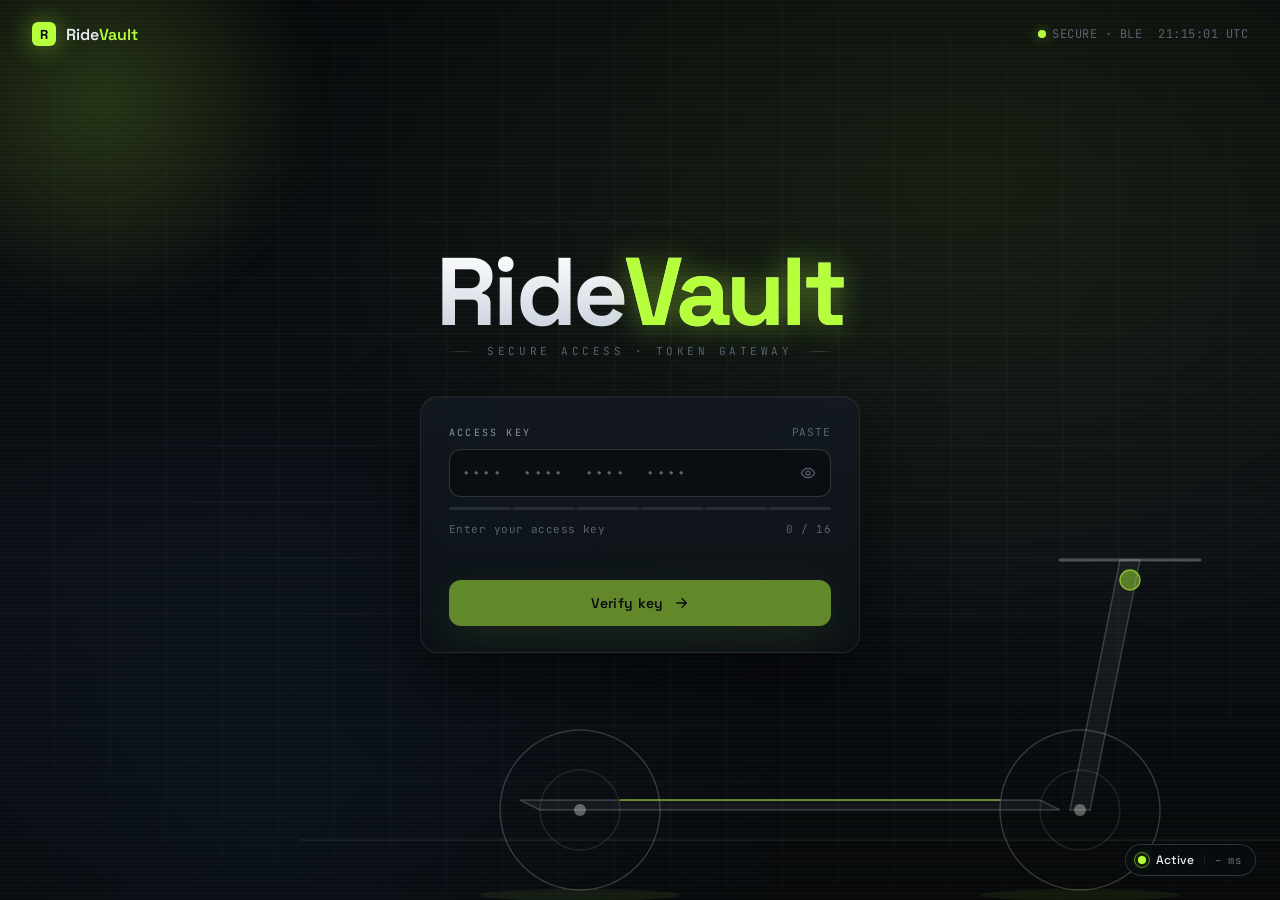
<file: ride/index.html>
<!doctype html>
<html lang="en">
<head>
<meta charset="utf-8" />
<meta name="viewport" content="width=device-width,initial-scale=1,maximum-scale=1" />
<title>RideVault</title>
<link rel="preconnect" href="https://fonts.googleapis.com">
<link rel="preconnect" href="https://fonts.gstatic.com" crossorigin>
<link href="https://fonts.googleapis.com/css2?family=Space+Grotesk:wght@400;500;600;700&family=JetBrains+Mono:wght@400;500;600&display=swap" rel="stylesheet">
<style>
:root {
  --bg-0: #07090c;
  --bg-1: #0c1117;
  --bg-2: #131a22;
  --line: rgba(255,255,255,0.08);
  --line-strong: rgba(255,255,255,0.16);
  --fg: #e7ecf3;
  --fg-dim: #8a95a5;
  --fg-mute: #5a6470;
  --accent: #b6ff3c;
  --accent-soft: rgba(182,255,60,0.12);
  --accent-glow: rgba(182,255,60,0.45);
  --danger: #ff6a6a;
  --yellow: #ffb547;
}
* { box-sizing: border-box; margin: 0; padding: 0; -webkit-tap-highlight-color: transparent; }
html, body { height: 100%; }
body {
  font-family: "Space Grotesk", system-ui, sans-serif;
  background: var(--bg-0); color: var(--fg);
  -webkit-font-smoothing: antialiased; min-height: 100dvh;
}

/* Sections */
.section { display: none; }
.section.visible { display: block; }
#sec-login { height: 100dvh; overflow: hidden; }
#sec-connect, #sec-controls {
  min-height: 100dvh; display: none; flex-direction: column;
  align-items: center; justify-content: center; padding: 2rem 1.25rem 3rem;
}
#sec-connect.visible, #sec-controls.visible { display: flex; }

/* Loading overlay */
#loading-overlay {
  position: fixed; inset: 0; z-index: 999;
  background: var(--bg-0);
  display: flex; align-items: center; justify-content: center;
  flex-direction: column; gap: 16px;
  transition: opacity .4s;
}
#loading-overlay.fade { opacity: 0; pointer-events: none; }
.loading-brand { font-weight: 700; font-size: 28px; letter-spacing: -0.03em; }
.loading-brand span { color: var(--accent); }
.loading-spinner {
  width: 28px; height: 28px;
  border: 2px solid var(--line-strong); border-top-color: var(--accent);
  border-radius: 50%; animation: spin .75s linear infinite;
}
@keyframes spin { to { transform: rotate(360deg); } }

/* Background */
.bg {
  position: fixed; inset: 0; z-index: 0; overflow: hidden;
  background:
    radial-gradient(1200px 800px at 75% 20%, rgba(182,255,60,0.08), transparent 60%),
    radial-gradient(900px 700px at 20% 90%, rgba(60,140,255,0.06), transparent 60%),
    linear-gradient(180deg, #06080b 0%, #0a0e13 60%, #060809 100%);
}
.bg-grid {
  position: absolute; inset: -2px;
  background-image: linear-gradient(var(--line) 1px, transparent 1px),
    linear-gradient(90deg, var(--line) 1px, transparent 1px);
  background-size: 56px 56px;
  mask-image: radial-gradient(ellipse 80% 70% at 50% 50%, #000 40%, transparent 100%);
  opacity: 0.55;
}
.bg-scan {
  position: absolute; inset: 0;
  background: repeating-linear-gradient(to bottom, rgba(255,255,255,0.014) 0 2px, transparent 2px 4px);
  pointer-events: none;
}
.orb {
  position: absolute; width: 520px; height: 520px;
  left: -160px; top: -160px; border-radius: 50%;
  background: radial-gradient(circle at 50% 50%, rgba(182,255,60,0.18), transparent 60%);
  filter: blur(20px); animation: drift 18s ease-in-out infinite alternate;
}
@keyframes drift { 0% { transform: translate(0,0) scale(1); } 100% { transform: translate(80px,60px) scale(1.1); } }
.scooter-wrap {
  position: absolute; right: -120px; bottom: -60px;
  width: 1100px; height: 620px; pointer-events: none;
  filter: drop-shadow(0 30px 80px rgba(182,255,60,0.08)); opacity: 0.85;
}
.scooter-wrap svg { width: 100%; height: 100%; display: block; }

/* Topbar */
.topbar {
  position: fixed; top: 0; left: 0; right: 0; z-index: 5;
  display: flex; align-items: center; justify-content: space-between;
  padding: 22px 32px; pointer-events: none;
}
.topbar > * { pointer-events: auto; }
.brand { display: flex; align-items: center; gap: 10px; font-weight: 600; font-size: 16px; }
.brand-mark {
  width: 24px; height: 24px; display: grid; place-items: center;
  border-radius: 6px; background: var(--accent); color: #07090c;
  font-weight: 700; font-size: 13px; box-shadow: 0 0 24px var(--accent-glow);
}
.brand-name b { color: var(--accent); font-weight: 600; }
.top-right {
  display: flex; align-items: center; gap: 16px; color: var(--fg-mute);
  font-size: 12px; font-family: "JetBrains Mono", monospace;
  letter-spacing: 0.04em; text-transform: uppercase;
}
.status-dot {
  width: 8px; height: 8px; border-radius: 50%;
  background: var(--accent); box-shadow: 0 0 12px var(--accent-glow);
  display: inline-block; margin-right: 6px; animation: pulse 2.4s ease-in-out infinite;
}
@keyframes pulse { 0%,100% { opacity:1; } 50% { opacity:0.4; } }

/* Status pill */
.status-pill {
  position: fixed; right: 24px; bottom: 24px; z-index: 4;
  display: inline-flex; align-items: center; gap: 10px;
  padding: 9px 14px 9px 12px;
  background: rgba(8,12,16,0.7); border: 1px solid var(--line-strong); border-radius: 99px;
  color: var(--fg); font: 500 12px/1 "Space Grotesk", sans-serif;
  backdrop-filter: blur(12px); cursor: pointer; transition: border-color .2s;
}
.status-pill:hover { border-color: var(--accent); }
.status-pill-dot {
  width: 8px; height: 8px; border-radius: 50%;
  background: var(--accent); box-shadow: 0 0 10px var(--accent-glow); position: relative;
}
.status-pill-dot::after {
  content: ""; position: absolute; inset: -4px;
  border-radius: 50%; border: 1px solid var(--accent);
  opacity: 0.5; animation: ping 2.2s ease-out infinite;
}
@keyframes ping { 0% { transform: scale(0.6); opacity: 0.6; } 100% { transform: scale(1.6); opacity: 0; } }
.status-pill-meta {
  color: var(--fg-mute); font-family: "JetBrains Mono", monospace;
  font-size: 10.5px; letter-spacing: 0.04em;
  padding-left: 10px; border-left: 1px solid var(--line);
}

/* Battery pill */
.bat-pill {
  position: fixed; right: 24px; bottom: 24px; z-index: 4;
  display: none; align-items: center; gap: 8px; padding: 8px 14px 8px 11px;
  background: rgba(8,12,16,0.82); border: 1px solid var(--line-strong); border-radius: 99px;
  color: var(--fg); font: 600 13px/1 "Space Grotesk", sans-serif;
  backdrop-filter: blur(12px); transition: border-color .3s;
}
.bat-pill.visible { display: inline-flex; }
.bat-pill-pct { font-family: "JetBrains Mono", monospace; font-size: 13px; letter-spacing: 0.03em; }

/* Login */
.stage {
  position: relative; z-index: 2; height: 100vh;
  display: grid; place-items: center; padding: 80px 24px;
}
.hero {
  position: relative; width: min(440px, 100%);
  display: flex; flex-direction: column; align-items: center;
}
.wordmark {
  font-weight: 700; font-size: clamp(56px, 9vw, 96px);
  line-height: 0.95; letter-spacing: -0.04em; text-align: center; margin: 0 0 6px;
  background: linear-gradient(180deg, #fff 0%, #c8d0dc 100%);
  -webkit-background-clip: text; background-clip: text; color: transparent;
}
.wordmark .v { color: var(--accent); -webkit-text-fill-color: var(--accent); text-shadow: 0 0 30px var(--accent-glow); }
.tagline {
  font-family: "JetBrains Mono", monospace; font-size: 11px; letter-spacing: 0.32em;
  color: var(--fg-mute); text-transform: uppercase; margin: 0 0 38px;
  display: flex; align-items: center; gap: 10px;
}
.tagline::before, .tagline::after {
  content: ""; height: 1px; flex: 1;
  background: linear-gradient(90deg, transparent, var(--line-strong), transparent); min-width: 32px;
}

.card-login {
  width: 100%;
  background: linear-gradient(180deg, rgba(20,26,34,0.78), rgba(12,17,23,0.78));
  border: 1px solid var(--line); border-radius: 18px;
  backdrop-filter: blur(14px);
  box-shadow: 0 1px 0 rgba(255,255,255,0.04) inset, 0 30px 80px rgba(0,0,0,0.55);
  overflow: hidden;
}
.panel { padding: 28px 28px 26px; }
.label-row { display: flex; justify-content: space-between; align-items: baseline; margin-bottom: 10px; }
.label { font-family: "JetBrains Mono", monospace; font-size: 10px; letter-spacing: 0.22em; color: var(--fg-dim); text-transform: uppercase; }
.label-help { font-size: 11px; color: var(--fg-mute); background: none; border: 0; cursor: pointer; font-family: "JetBrains Mono", monospace; letter-spacing: 0.08em; text-transform: uppercase; }
.label-help:hover { color: var(--accent); }

.input-shell {
  position: relative; border: 1px solid var(--line-strong); border-radius: 12px;
  background: rgba(7,9,12,0.6); transition: border-color .2s, box-shadow .2s;
  display: flex; align-items: stretch;
}
.input-shell:focus-within { border-color: var(--accent); box-shadow: 0 0 0 3px var(--accent-soft); }
.input-shell.error { border-color: var(--danger); box-shadow: 0 0 0 3px rgba(255,106,106,0.12); }
.input-shell.success { border-color: var(--accent); box-shadow: 0 0 0 3px var(--accent-soft); }
.input-main {
  flex: 1; background: transparent; border: 0; outline: 0;
  padding: 14px 12px; color: var(--fg);
  font-family: "JetBrains Mono", monospace; font-size: 14px; letter-spacing: 0.04em; min-width: 0;
}
.input-main::placeholder { color: var(--fg-mute); letter-spacing: 0.16em; }
.input-action { background: none; border: 0; cursor: pointer; padding: 0 14px; color: var(--fg-mute); display: grid; place-items: center; transition: color .2s; }
.input-action:hover { color: var(--fg); }

.meter { height: 3px; margin-top: 10px; background: rgba(255,255,255,0.05); border-radius: 99px; overflow: hidden; display: flex; gap: 3px; }
.meter span { flex: 1; background: rgba(255,255,255,0.06); border-radius: 99px; transition: background .25s; }
.meter span.on { background: var(--accent); box-shadow: 0 0 8px var(--accent-glow); }

.hint { margin-top: 12px; display: flex; justify-content: space-between; align-items: center; font-size: 11px; color: var(--fg-mute); font-family: "JetBrains Mono", monospace; letter-spacing: 0.04em; }
.hint .err { color: var(--danger); }
.hint .ok  { color: var(--accent); }

.submit {
  display: flex; align-items: center; justify-content: center; gap: 10px;
  width: 100%; margin-top: 22px; padding: 14px 18px;
  background: var(--accent); color: #07090c; border: 0; border-radius: 12px;
  font: inherit; font-weight: 600; font-size: 14px; letter-spacing: 0.02em;
  cursor: pointer; transition: transform .12s, box-shadow .2s, filter .2s;
  box-shadow: 0 12px 40px rgba(182,255,60,0.18), 0 0 0 1px rgba(255,255,255,0.06) inset;
  position: relative; overflow: hidden;
}
.submit:hover { filter: brightness(1.05); }
.submit:active { transform: translateY(1px); }
.submit[disabled] { opacity: 0.5; cursor: not-allowed; }
.submit .arrow { transition: transform .2s; }
.submit:hover .arrow { transform: translateX(3px); }
.submit.loading { color: transparent; }
.submit .spinner-btn { position: absolute; inset: 0; display: grid; place-items: center; color: #07090c; }
.submit .spinner-btn[hidden] { display: none !important; }
.submit .spinner-btn::after { content: ""; width: 16px; height: 16px; border: 2px solid rgba(7,9,12,0.25); border-top-color: #07090c; border-radius: 50%; animation: spin .7s linear infinite; }

.footer-cta { margin-top: 28px; display: flex; flex-direction: column; align-items: center; gap: 12px; }
.footer-cta-text { font-family: "JetBrains Mono", monospace; font-size: 10px; letter-spacing: 0.22em; text-transform: uppercase; color: var(--fg-mute); }
.footer-cta-actions { display: flex; gap: 8px; }
.cta { display: inline-flex; align-items: center; gap: 8px; padding: 10px 16px; border-radius: 99px; font: 500 12.5px/1 "Space Grotesk", sans-serif; text-decoration: none; transition: all .2s; }
.cta-primary { background: rgba(255,255,255,0.04); border: 1px solid var(--line-strong); color: var(--fg); }
.cta-primary:hover { background: var(--accent-soft); border-color: var(--accent); color: var(--accent); }
.cta-ghost { background: transparent; border: 1px solid var(--line); color: var(--fg-dim); }
.cta-ghost:hover { border-color: var(--line-strong); color: var(--fg); }

/* Controls */
.ctrl-card {
  width: 100%; max-width: 380px;
  background: linear-gradient(180deg, rgba(20,26,34,0.78), rgba(12,17,23,0.78));
  border: 1px solid var(--line); border-radius: 18px;
  backdrop-filter: blur(14px); box-shadow: 0 30px 80px rgba(0,0,0,0.55); overflow: hidden;
}
.scooter-stage {
  padding: 2rem 1.5rem 1.25rem; text-align: center;
  background: linear-gradient(180deg, rgba(182,255,60,0.04) 0%, transparent 60%);
  border-bottom: 1px solid var(--line); position: relative;
}
.scooter-ring {
  position: absolute; top: 50%; left: 50%; transform: translate(-50%, -48%);
  width: 170px; height: 170px; border-radius: 50%; border: 1px solid rgba(182,255,60,0.1); pointer-events: none;
}
.scooter-ring::before { content: ''; position: absolute; inset: 12px; border-radius: 50%; border: 1px solid rgba(182,255,60,0.06); }
.scooter-svg { position: relative; z-index: 1; margin-bottom: 1rem; }
.scooter-title-row { display: flex; align-items: center; justify-content: center; gap: 0.45rem; }
.scooter-title { font-size: 1.05rem; font-weight: 700; }
.dot { width: 7px; height: 7px; border-radius: 50%; background: var(--fg-mute); flex-shrink: 0; transition: background .3s; }
.dot.live { background: var(--accent); box-shadow: 0 0 8px var(--accent-glow); animation: blink 2.2s ease-in-out infinite; }
.dot.busy { background: var(--yellow); animation: blink 0.75s ease-in-out infinite; }
@keyframes blink { 0%,100% { opacity:1; } 50% { opacity:0.35; } }
.scooter-sub { font-size: 0.76rem; color: var(--fg-mute); margin-top: 0.25rem; }

.actions { padding: 1rem; display: flex; flex-direction: column; gap: 0.55rem; }
.btn { border: none; border-radius: 10px; font-size: 0.92rem; font-weight: 700; padding: 0.8rem 1rem; cursor: pointer; display: flex; align-items: center; justify-content: center; gap: 0.5rem; transition: opacity .15s, transform .1s; letter-spacing: 0.15px; font-family: "Space Grotesk", sans-serif; }
.btn:active { transform: scale(0.97); opacity: 0.88; }
.btn-green { background: var(--accent); color: #07090c; box-shadow: 0 4px 16px rgba(182,255,60,0.22); }
.btn-flat { background: rgba(255,255,255,0.06); color: var(--fg); border: 1px solid var(--line); }
.btn-ghost { background: transparent; color: var(--fg-mute); border: 1px solid var(--line); }
.btn-row { display: flex; gap: 0.55rem; }
.btn-row .btn { flex: 1; }
.btn-out { margin-top: 0.75rem; background: transparent; color: var(--fg-mute); border: 1px solid var(--line); border-radius: 10px; font-size: 0.85rem; font-weight: 600; padding: 0.7rem 1rem; cursor: pointer; width: 100%; max-width: 380px; display: flex; align-items: center; justify-content: center; gap: 0.4rem; font-family: "Space Grotesk", sans-serif; transition: color .15s, border-color .15s; }
.btn-out:hover { color: var(--fg); border-color: var(--line-strong); }

.status-bar { display: flex; align-items: center; justify-content: space-between; padding: 0.55rem 1rem 0; }
.status-label { font-size: 0.72rem; color: var(--fg-mute); font-family: "JetBrains Mono", monospace; }
.btn-refresh { background: none; border: none; color: var(--fg-mute); font-size: 0.75rem; cursor: pointer; padding: 0.2rem 0.4rem; border-radius: 6px; transition: color .15s, background .15s; }
.btn-refresh:hover { color: var(--accent); background: var(--accent-soft); }

.toast { position: fixed; bottom: 2rem; left: 50%; transform: translateX(-50%) translateY(100px); background: rgba(8,12,16,0.9); border: 1px solid var(--line-strong); border-radius: 99px; padding: 0.6rem 1.4rem; font-size: 0.82rem; font-weight: 600; white-space: nowrap; transition: transform .32s cubic-bezier(0.34,1.56,0.64,1), opacity .28s; opacity: 0; z-index: 200; pointer-events: none; font-family: "Space Grotesk", sans-serif; }
.toast.show { transform: translateX(-50%) translateY(0); opacity: 1; }
.toast.ok   { border-color: var(--accent); color: var(--accent); }
.toast.err  { border-color: var(--danger); color: var(--danger); }
.toast.info { color: var(--fg); }

.spin { width: 17px; height: 17px; border: 2px solid rgba(255,255,255,0.2); border-top-color: currentColor; border-radius: 50%; animation: spin .65s linear infinite; flex-shrink: 0; }
.btn-green .spin { border-color: rgba(7,9,12,0.2); border-top-color: #07090c; }

@media (max-width: 420px) { .panel { padding: 22px 20px; } }
</style>
</head>
<body>

<!-- Loading overlay shown while checking saved session -->
<div id="loading-overlay">
  <div class="loading-brand">Ride<span>Vault</span></div>
  <div class="loading-spinner"></div>
</div>

<!-- Background -->
<div class="bg" id="bg" aria-hidden="true">
  <div class="orb"></div>
  <div class="bg-grid"></div>
  <div class="scooter-wrap" id="scooterWrap">
    <svg viewBox="0 0 1100 620" fill="none" stroke="rgba(255,255,255,0.18)" stroke-width="1.4">
      <line x1="0" y1="500" x2="1100" y2="500" stroke="rgba(255,255,255,0.08)"/>
      <circle cx="280" cy="470" r="80" stroke="rgba(255,255,255,0.22)"/><circle cx="280" cy="470" r="40" stroke="rgba(255,255,255,0.12)"/><circle cx="280" cy="470" r="6" fill="rgba(255,255,255,0.4)" stroke="none"/>
      <circle cx="780" cy="470" r="80" stroke="rgba(255,255,255,0.22)"/><circle cx="780" cy="470" r="40" stroke="rgba(255,255,255,0.12)"/><circle cx="780" cy="470" r="6" fill="rgba(255,255,255,0.4)" stroke="none"/>
      <path d="M 220 460 L 740 460 L 760 470 L 240 470 Z" fill="rgba(255,255,255,0.06)" stroke="rgba(255,255,255,0.22)"/>
      <line x1="320" y1="460" x2="700" y2="460" stroke="rgba(182,255,60,0.5)" stroke-width="2"/>
      <path d="M 770 470 L 820 220 L 840 220 L 790 470 Z" fill="rgba(255,255,255,0.06)" stroke="rgba(255,255,255,0.22)"/>
      <line x1="760" y1="220" x2="900" y2="220" stroke="rgba(255,255,255,0.3)" stroke-width="3" stroke-linecap="round"/>
      <circle cx="830" cy="240" r="10" fill="rgba(182,255,60,0.5)" stroke="rgba(182,255,60,0.8)"/>
      <ellipse cx="280" cy="555" rx="100" ry="6" fill="rgba(182,255,60,0.08)" stroke="none"/>
      <ellipse cx="780" cy="555" rx="100" ry="6" fill="rgba(182,255,60,0.08)" stroke="none"/>
    </svg>
  </div>
  <div class="bg-scan"></div>
</div>

<!-- Topbar -->
<div class="topbar">
  <div class="brand"><div class="brand-mark">R</div><div class="brand-name">Ride<b>Vault</b></div></div>
  <div class="top-right"><span><span class="status-dot"></span>SECURE · BLE</span><span id="clock">00:00:00 UTC</span></div>
</div>

<!-- LOGIN -->
<div class="section visible" id="sec-login">
  <div class="stage">
    <div class="hero">
      <h1 class="wordmark">Ride<span class="v">Vault</span></h1>
      <p class="tagline">Secure access · Token gateway</p>
      <div class="card-login">
        <div class="panel">
          <form id="form" novalidate>
            <div class="label-row">
              <span class="label">Access Key</span>
              <button type="button" class="label-help" id="pasteBtn">Paste</button>
            </div>
            <div class="input-shell" id="inputShell">
              <input class="input-main" id="tokenInput" type="password"
                spellcheck="false" autocomplete="off" placeholder="••••  ••••  ••••  ••••" maxlength="48" />
              <button type="button" class="input-action" id="toggleVis">
                <svg id="eyeIcon" width="16" height="16" viewBox="0 0 24 24" fill="none" stroke="currentColor" stroke-width="1.8">
                  <path d="M2 12s4-7 10-7 10 7 10 7-4 7-10 7S2 12 2 12z"/><circle cx="12" cy="12" r="3"/>
                </svg>
              </button>
            </div>
            <div class="meter" id="meter"><span></span><span></span><span></span><span></span><span></span><span></span></div>
            <div class="hint">
              <span id="hintLeft">Enter your access key</span>
              <span id="hintRight">0 / 16</span>
            </div>
            <div id="login-err" style="margin-top:10px;font-size:12px;color:var(--danger);font-family:'JetBrains Mono',monospace;min-height:1em"></div>
            <button class="submit" id="submitBtn" type="submit" disabled>
              <span class="label-text">Verify key</span>
              <svg class="arrow" width="16" height="16" viewBox="0 0 24 24" fill="none" stroke="currentColor" stroke-width="2"><path d="M5 12h14M13 5l7 7-7 7"/></svg>
              <span class="spinner-btn" hidden></span>
            </button>
          </form>
        </div>
      </div>
    </div>
  </div>
</div>

<!-- CONNECT -->
<div class="section" id="sec-connect">
  <div class="ctrl-card">
    <div class="scooter-stage">
      <div class="scooter-ring"></div>
      <svg class="scooter-svg" width="200" height="120" viewBox="0 0 200 120" fill="none">
        <circle cx="38"  cy="92" r="22" stroke="#b6ff3c" stroke-width="2" opacity="0.25"/><circle cx="38"  cy="92" r="16" stroke="#b6ff3c" stroke-width="2.5" opacity="0.55"/><circle cx="38"  cy="92" r="6"  fill="#b6ff3c"   opacity="0.3"/>
        <circle cx="162" cy="92" r="22" stroke="#b6ff3c" stroke-width="2" opacity="0.25"/><circle cx="162" cy="92" r="16" stroke="#b6ff3c" stroke-width="2.5" opacity="0.55"/><circle cx="162" cy="92" r="6"  fill="#b6ff3c"   opacity="0.3"/>
        <rect x="52" y="84" width="80" height="10" rx="5" fill="#1c1c22" stroke="#b6ff3c" stroke-width="1.8" opacity="0.8"/>
        <path d="M108 89 L130 48" stroke="#b6ff3c" stroke-width="3" stroke-linecap="round"/>
        <line x1="130" y1="48" x2="148" y2="24" stroke="#b6ff3c" stroke-width="3" stroke-linecap="round"/>
        <path d="M148 48 L162 76" stroke="#b6ff3c" stroke-width="2.8" stroke-linecap="round"/>
        <path d="M130 48 L148 48" stroke="#b6ff3c" stroke-width="2.2" stroke-linecap="round"/>
        <line x1="148" y1="24" x2="148" y2="14" stroke="#b6ff3c" stroke-width="2.8" stroke-linecap="round"/>
        <path d="M138 14 L158 14" stroke="#b6ff3c" stroke-width="3" stroke-linecap="round"/>
        <rect x="136" y="11" width="5" height="6" rx="2.5" fill="#b6ff3c" opacity="0.7"/>
        <rect x="159" y="11" width="5" height="6" rx="2.5" fill="#b6ff3c" opacity="0.7"/>
      </svg>
      <div class="scooter-title-row"><div class="dot" id="conn-dot"></div><div class="scooter-title">No scooter connected</div></div>
      <div class="scooter-sub" id="conn-status">Ready to connect</div>
    </div>
    <div class="actions">
      <button class="btn btn-green" id="btn-connect" onclick="doConnect()" style="font-size:1rem;padding:0.95rem">
        <svg width="18" height="18" viewBox="0 0 24 24" fill="none" stroke="currentColor" stroke-width="2.3" stroke-linecap="round" stroke-linejoin="round"><path d="M5 12.55a11 11 0 0 1 14.08 0"/><path d="M1.42 9a16 16 0 0 1 21.16 0"/><path d="M8.53 16.11a6 6 0 0 1 6.95 0"/><circle cx="12" cy="20" r="1" fill="currentColor"/></svg>
        Connect to scooter
      </button>
    </div>
  </div>
  <button class="btn-out" onclick="doLogout()">
    <svg width="14" height="14" viewBox="0 0 24 24" fill="none" stroke="currentColor" stroke-width="2.2" stroke-linecap="round"><path d="M9 21H5a2 2 0 0 1-2-2V5a2 2 0 0 1 2-2h4"/><polyline points="16 17 21 12 16 7"/><line x1="21" y1="12" x2="9" y2="12"/></svg>
    Sign out
  </button>
</div>

<!-- CONTROLS -->
<div class="section" id="sec-controls">
  <div class="ctrl-card">
    <div class="scooter-stage">
      <div class="scooter-ring"></div>
      <svg class="scooter-svg" width="200" height="120" viewBox="0 0 200 120" fill="none">
        <circle cx="38"  cy="92" r="22" stroke="#b6ff3c" stroke-width="2" opacity="0.35"/><circle cx="38"  cy="92" r="16" stroke="#b6ff3c" stroke-width="2.5"/><circle cx="38"  cy="92" r="6"  fill="#b6ff3c"   opacity="0.45"/>
        <circle cx="162" cy="92" r="22" stroke="#b6ff3c" stroke-width="2" opacity="0.35"/><circle cx="162" cy="92" r="16" stroke="#b6ff3c" stroke-width="2.5"/><circle cx="162" cy="92" r="6"  fill="#b6ff3c"   opacity="0.45"/>
        <rect x="52" y="84" width="80" height="10" rx="5" fill="#1c1c22" stroke="#b6ff3c" stroke-width="1.8"/>
        <path d="M108 89 L130 48" stroke="#b6ff3c" stroke-width="3" stroke-linecap="round"/>
        <line x1="130" y1="48" x2="148" y2="24" stroke="#b6ff3c" stroke-width="3" stroke-linecap="round"/>
        <path d="M148 48 L162 76" stroke="#b6ff3c" stroke-width="2.8" stroke-linecap="round"/>
        <path d="M130 48 L148 48" stroke="#b6ff3c" stroke-width="2.2" stroke-linecap="round"/>
        <line x1="148" y1="24" x2="148" y2="14" stroke="#b6ff3c" stroke-width="2.8" stroke-linecap="round"/>
        <path d="M138 14 L158 14" stroke="#b6ff3c" stroke-width="3" stroke-linecap="round"/>
        <rect x="136" y="11" width="5" height="6" rx="2.5" fill="#b6ff3c"/>
        <rect x="159" y="11" width="5" height="6" rx="2.5" fill="#b6ff3c"/>
        <circle cx="162" cy="72" r="7" fill="#b6ff3c" opacity="0.2"/><circle cx="162" cy="72" r="4" fill="#b6ff3c" opacity="0.7"/><circle cx="162" cy="72" r="1.8" fill="white"/>
      </svg>
      <div class="scooter-title-row"><div class="dot live" id="ctrl-dot"></div><div class="scooter-title" id="scooter-name-ctrl">Scooter</div></div>
      <div class="scooter-sub" id="conn-status-ctrl">Connected</div>
    </div>
    <div class="status-bar">
      <span class="status-label" id="conn-status2">Connected</span>
      <button class="btn-refresh" onclick="doRefreshStatus()">
        <svg width="12" height="12" viewBox="0 0 24 24" fill="none" stroke="currentColor" stroke-width="2.5" stroke-linecap="round"><polyline points="23 4 23 10 17 10"/><path d="M20.49 15a9 9 0 1 1-2.12-9.36L23 10"/></svg>
        Refresh
      </button>
    </div>
    <div class="actions">
      <div class="btn-row">
        <button class="btn btn-green" id="btn-unlock" onclick="doCommand('unlock')">
          <svg width="16" height="16" viewBox="0 0 24 24" fill="none" stroke="currentColor" stroke-width="2.3" stroke-linecap="round" stroke-linejoin="round"><rect x="3" y="11" width="18" height="11" rx="2"/><path d="M7 11V7a5 5 0 0 1 9.9-1"/></svg>
          Unlock
        </button>
        <button class="btn btn-flat" id="btn-lock" onclick="doCommand('lock')">
          <svg width="16" height="16" viewBox="0 0 24 24" fill="none" stroke="currentColor" stroke-width="2.3" stroke-linecap="round" stroke-linejoin="round"><rect x="3" y="11" width="18" height="11" rx="2"/><path d="M7 11V7a5 5 0 0 1 10 0v4"/></svg>
          Lock
        </button>
      </div>
      <div class="btn-row" id="btn-bat-row">
        <button class="btn btn-flat" onclick="doCommand('bat_unlock')">
          <svg width="15" height="15" viewBox="0 0 24 24" fill="none" stroke="currentColor" stroke-width="2.2" stroke-linecap="round" stroke-linejoin="round"><rect x="2" y="7" width="16" height="10" rx="2"/><path d="M22 11v2"/><line x1="6" y1="11" x2="12" y2="11"/></svg>
          Open battery
        </button>
        <button class="btn btn-flat" onclick="doCommand('bat_lock')">
          <svg width="15" height="15" viewBox="0 0 24 24" fill="none" stroke="currentColor" stroke-width="2.2" stroke-linecap="round" stroke-linejoin="round"><rect x="2" y="7" width="16" height="10" rx="2"/><path d="M22 11v2"/></svg>
          Close battery
        </button>
      </div>
      <div class="btn-row" style="margin-top:0.1rem">
        <button class="btn btn-ghost" onclick="doDisconnect()">
          <svg width="14" height="14" viewBox="0 0 24 24" fill="none" stroke="currentColor" stroke-width="2.2" stroke-linecap="round"><line x1="18" y1="6" x2="6" y2="18"/><line x1="6" y1="6" x2="18" y2="18"/></svg>
          Disconnect
        </button>
        <button class="btn btn-ghost" onclick="doLogout()">
          <svg width="14" height="14" viewBox="0 0 24 24" fill="none" stroke="currentColor" stroke-width="2.2" stroke-linecap="round"><path d="M9 21H5a2 2 0 0 1-2-2V5a2 2 0 0 1 2-2h4"/><polyline points="16 17 21 12 16 7"/><line x1="21" y1="12" x2="9" y2="12"/></svg>
          Sign out
        </button>
      </div>
    </div>
  </div>
</div>

<button class="status-pill" id="statusPill" type="button">
  <span class="status-pill-dot"></span>
  <span id="statusPillLabel">Active</span>
  <span class="status-pill-meta" id="statusPing">– ms</span>
</button>

<div class="bat-pill" id="batPill">
  <span style="display:flex;align-items:center;color:var(--accent)">
    <svg width="16" height="11" viewBox="0 0 16 11" fill="none">
      <rect x="0.5" y="0.5" width="13" height="10" rx="2" stroke="currentColor" stroke-opacity="0.6"/>
      <rect id="batPillFillRect" x="2" y="2" width="9" height="7" rx="1" fill="currentColor"/>
      <path d="M14.5 3.5v4" stroke="currentColor" stroke-width="1.5" stroke-linecap="round"/>
    </svg>
  </span>
  <span class="bat-pill-pct" id="batPillPct">–%</span>
</div>

<div class="toast" id="toast"></div>

<script>
"use strict";

const API = "https://blurproxy-plus.ridevault.workers.dev";

const BLE_PROFILES = {
  new: {
    service: "86531001-43e6-47b7-9cb0-5fc21d4ae340",
    write:   "86531002-43e6-47b7-9cb0-5fc21d4ae340",
    notify:  "86531003-43e6-47b7-9cb0-5fc21d4ae340",
  },
  old: {
    service: "00001001-0000-1000-8000-00805f9b34fb",
    write:   "00001002-0000-1000-8000-00805f9b34fb",
    notify:  "00001003-0000-1000-8000-00805f9b34fb",
  },
};
const CMD = { init:0x01, status:0x02, unlock:0x10, lock:0x11, bat_unlock:0x20, bat_lock:0x21 };

function hex2bytes(hex) {
  const a = new Uint8Array(hex.length / 2);
  for (let i = 0; i < a.length; i++) a[i] = parseInt(hex.substr(i*2,2),16);
  return a;
}
function bytes2hex(buf) {
  return Array.from(new Uint8Array(buf)).map(b => b.toString(16).padStart(2,"0")).join("");
}
function makeNonce() {
  const b = new Uint8Array(8); crypto.getRandomValues(b); return bytes2hex(b);
}
async function maskPacket(packetBytes, sessionKey, nonce) {
  const km = new TextEncoder().encode(sessionKey + nonce);
  const hb = await crypto.subtle.digest("SHA-256", km);
  const mask = new Uint8Array(hb);
  return packetBytes.map((b, i) => b ^ mask[i % 32]);
}
async function buildInitPacket(sessionKey, nonce) {
  const keyHash = new Uint8Array(await crypto.subtle.digest("SHA-256", new TextEncoder().encode(sessionKey)));
  const nonceBytes = hex2bytes(nonce);
  const pkt = new Uint8Array(14);
  pkt[0] = CMD.init;
  pkt.set(nonceBytes, 1);
  pkt.set(keyHash.slice(0,4), 9);
  pkt[13] = pkt.slice(0,13).reduce((a,b) => (a+b)&0xff, 0);
  return pkt;
}
function buildCommandPacket(action, nonce) {
  const opcode = CMD[action];
  const nonceBytes = hex2bytes(nonce);
  const seq = Math.floor(Math.random() * 256);
  const pkt = new Uint8Array(11);
  pkt[0] = opcode; pkt.set(nonceBytes, 1); pkt[9] = seq;
  pkt[10] = pkt.slice(0,10).reduce((a,b) => (a+b)&0xff, 0);
  return pkt;
}
function parseInitResponse(respBytes) {
  if (!respBytes || respBytes.length < 2) return { ok:false, error:"Empty response" };
  if (respBytes[0] !== 0x81) return { ok:false, error:`Bad opcode: 0x${respBytes[0].toString(16)}` };
  if (respBytes[1] !== 0x00) return { ok:false, error:`Scooter error: 0x${respBytes[1].toString(16)}` };
  return { ok:true, battery: respBytes.length > 2 ? respBytes[2] : null };
}
function parseCommandResponse(action, respBytes) {
  if (!respBytes || respBytes.length < 3) return { ok:false, error:"Short response" };
  const expectedOpcode = CMD[action] | 0x80;
  if (respBytes[0] !== expectedOpcode && action !== "status") return { ok:false, error:"Opcode mismatch" };
  if (respBytes[1] !== 0x00) return { ok:false, error:`Error status: 0x${respBytes[1].toString(16)}` };
  const flags = respBytes[2] ?? 0;
  return { ok:true, locked:!!(flags&0x01), batOpen:!!(flags&0x02), battery: respBytes[3] ?? null };
}

let sessionToken = null;  // from /api/UseKey or localStorage
let sessionKey   = null;  // BLE session key derived after server auth
let scooterType  = "new";
let bleDevice=null, bleWrite=null, bleNotify=null, statusInt=null, toastTimer=null;

const clockEl = document.getElementById("clock");
function tick() { const d=new Date(),p=n=>String(n).padStart(2,"0"); clockEl.textContent=`${p(d.getUTCHours())}:${p(d.getUTCMinutes())}:${p(d.getUTCSeconds())} UTC`; }
tick(); setInterval(tick, 1000);
setInterval(() => { document.getElementById("statusPing").textContent=(10+Math.floor(Math.random()*8))+" ms"; }, 2400);

const scooterWrap = document.getElementById("scooterWrap");
document.addEventListener("mousemove", e => {
  const x=(e.clientX/window.innerWidth-0.5)*12, y=(e.clientY/window.innerHeight-0.5)*8;
  scooterWrap.style.transform=`translate(${x}px,${y}px)`;
});

// ── UI helpers ────────────────────────────────────────────────────────────────
function toast(msg, type="info", ms=2800) {
  const el=document.getElementById("toast"); el.textContent=msg; el.className="toast show "+type;
  clearTimeout(toastTimer); toastTimer=setTimeout(()=>el.className="toast",ms);
}
function show(id) {
  ["sec-login","sec-connect","sec-controls"].forEach(s=>document.getElementById(s).classList.remove("visible"));
  document.getElementById(id).classList.add("visible");
  const onLogin = id==="sec-login";
  document.getElementById("bg").style.display=onLogin?"":"none";
  document.getElementById("statusPill").style.display=onLogin?"":"none";
}
function setStatus(text, busy=false) {
  ["conn-status","conn-status-ctrl","conn-status2"].forEach(sid=>{const el=document.getElementById(sid);if(el)el.textContent=text;});
  const dot=document.getElementById("ctrl-dot"); if(dot) dot.className="dot"+(busy?" busy":" live");
}
function setLoading(btnId, on) {
  const btn=document.getElementById(btnId); if(!btn)return;
  if(on){btn._orig=btn.innerHTML;btn.innerHTML='<span class="spin"></span>';btn.disabled=true;}
  else{if(btn._orig)btn.innerHTML=btn._orig;btn.disabled=false;}
}
function setBattery(pct) {
  const pill=document.getElementById("batPill");
  if(pct==null){pill.classList.remove("visible");return;}
  const color=pct>40?"var(--accent)":pct>20?"var(--yellow)":"var(--danger)";
  document.getElementById("batPillPct").textContent=pct+"%";
  document.getElementById("batPillPct").style.color=color;
  const fillW=Math.round(Math.min(9,Math.max(0,(pct/100)*9)));
  const rect=document.getElementById("batPillFillRect");
  rect.setAttribute("width",fillW); rect.setAttribute("fill",pct>40?"#b6ff3c":pct>20?"#ffb547":"#ff6a6a");
  pill.style.borderColor=color; pill.classList.add("visible");
}
function hideLoader() {
  const el=document.getElementById("loading-overlay");
  el.classList.add("fade");
  setTimeout(()=>el.style.display="none",400);
}

// ── API calls ─────────────────────────────────────────────────────────────────
async function apiUseKey(token) {
  const r = await fetch(API+"/api/UseKey", {
    method:"POST",
    headers:{"Content-Type":"application/json"},
    body:JSON.stringify({ token }),
  });
  const d = await r.json();
  if(!r.ok || !d.ok) throw new Error(d.error || "Key rejected");
  return d.sessionToken;
}

async function apiVerifySession(st) {
  const r = await fetch(API+"/api/VerifySession", {
    method:"POST",
    headers:{"Content-Type":"application/json"},
    body:JSON.stringify({ sessionToken: st }),
  });
  const d = await r.json();
  return d.ok && d.valid;
}

// BLE session key = SHA-256(sessionToken + "ble-session") — never sent to server
async function deriveBleKey(st) {
  const buf = await crypto.subtle.digest("SHA-256", new TextEncoder().encode(st+"ble-session"));
  return bytes2hex(new Uint8Array(buf));
}

// ── Auto-login on page load ───────────────────────────────────────────────────
(async function checkSavedSession() {
  try {
    const saved = localStorage.getItem("rv_session");
    if (saved) {
      const valid = await apiVerifySession(saved);
      if (valid) {
        sessionToken = saved;
        sessionKey   = await deriveBleKey(saved);
        hideLoader();
        show("sec-connect");
        return;
      } else {
        localStorage.removeItem("rv_session");
      }
    }
  } catch(e) { /* network error, fall through to login */ }
  hideLoader();
  show("sec-login");
})();

// ── Login form ────────────────────────────────────────────────────────────────
const tokenInput=document.getElementById("tokenInput");
const meterEl=document.getElementById("meter");
const meterCells=[...meterEl.children];
const hintLeft=document.getElementById("hintLeft");
const hintRight=document.getElementById("hintRight");
const submitBtn=document.getElementById("submitBtn");
const labelText=submitBtn.querySelector(".label-text");
const spinnerBtn=submitBtn.querySelector(".spinner-btn");
const arrowEl=submitBtn.querySelector(".arrow");
const shell=document.getElementById("inputShell");
const loginErr=document.getElementById("login-err");

function updateMeter() {
  const len=tokenInput.value.trim().length;
  hintRight.textContent=`${Math.min(len,48)} / 16`;
  const filled=Math.min(meterCells.length,Math.floor(len/(48/meterCells.length)));
  meterCells.forEach((c,i)=>c.classList.toggle("on",i<filled));
  shell.classList.remove("error","success");
  submitBtn.disabled=len<16;
  if(len===0) hintLeft.innerHTML="Enter your access key";
  else if(len<16) hintLeft.innerHTML=`<span class="err">Need ${16-len} more characters</span>`;
  else hintLeft.innerHTML=`<span class="ok">Key length looks good</span>`;
}
tokenInput.addEventListener("input",updateMeter); updateMeter();

document.getElementById("pasteBtn").addEventListener("click", async()=>{
  try{ const t=await navigator.clipboard.readText(); tokenInput.value=t.trim().slice(0,48); updateMeter(); tokenInput.focus(); }
  catch{ tokenInput.focus(); }
});

let tokenVisible=false;
document.getElementById("toggleVis").addEventListener("click",()=>{
  tokenVisible=!tokenVisible; tokenInput.type=tokenVisible?"text":"password";
  document.getElementById("eyeIcon").innerHTML=tokenVisible
    ?'<path d="M2 12s4-7 10-7 10 7 10 7-4 7-10 7S2 12 2 12z"/><circle cx="12" cy="12" r="3"/><line x1="3" y1="3" x2="21" y2="21"/>'
    :'<path d="M2 12s4-7 10-7 10 7 10 7-4 7-10 7S2 12 2 12z"/><circle cx="12" cy="12" r="3"/>';
});

document.getElementById("form").addEventListener("submit", async(e)=>{
  e.preventDefault();
  const token=tokenInput.value.trim();
  if(token.length<16) return;
  loginErr.textContent="";
  submitBtn.classList.add("loading"); spinnerBtn.hidden=false; submitBtn.disabled=true;
  try {
    const st = await apiUseKey(token);
    // Save session token to localStorage for auto-login next time
    localStorage.setItem("rv_session", st);
    sessionToken = st;
    sessionKey   = await deriveBleKey(st);
    tokenInput.value=""; updateMeter();
    shell.classList.add("success");
    labelText.textContent="Access granted"; arrowEl.style.opacity="0";
    hintLeft.innerHTML=`<span class="ok">✓ Verified</span>`;
    setTimeout(()=>{ submitBtn.classList.remove("loading"); spinnerBtn.hidden=true; show("sec-connect"); }, 600);
  } catch(err) {
    submitBtn.classList.remove("loading"); spinnerBtn.hidden=true; submitBtn.disabled=false;
    shell.classList.add("error");
    const msg = err.message || "Key not accepted";
    loginErr.textContent = msg.includes("different device") ? "Key is locked to another device" : msg.includes("not found") ? "Key not found" : "Key not accepted";
    hintLeft.innerHTML=`<span class="err">Access denied</span>`;
    tokenInput.animate([{transform:"translateX(0)"},{transform:"translateX(-6px)"},{transform:"translateX(6px)"},{transform:"translateX(0)"}],{duration:280});
  }
});

tokenInput.addEventListener("keydown",e=>{if(e.key==="Enter")document.getElementById("form").requestSubmit();});

function doLogout() {
  localStorage.removeItem("rv_session");
  sessionToken=null; sessionKey=null;
  clearInterval(statusInt); doDisconnect();
  submitBtn.classList.remove("loading"); spinnerBtn.hidden=true;
  arrowEl.style.opacity="1"; labelText.textContent="Verify key"; submitBtn.disabled=true;
  tokenInput.value=""; updateMeter(); shell.classList.remove("error","success"); loginErr.textContent="";
  show("sec-login");
}

// ── BLE ───────────────────────────────────────────────────────────────────────
async function doConnect() {
  if(!sessionKey){toast("Not authenticated","err");return;}
  setLoading("btn-connect",true);
  const profile=BLE_PROFILES[scooterType];
  const nonce=makeNonce();
  const rawPkt=await buildInitPacket(sessionKey,nonce);
  const pkt=await maskPacket(rawPkt,sessionKey,nonce);
  try {
    bleDevice=await navigator.bluetooth.requestDevice({
      filters:[{services:[BLE_PROFILES.new.service]},{services:[BLE_PROFILES.old.service]}],
      optionalServices:[BLE_PROFILES.new.service,BLE_PROFILES.old.service],
    });
  } catch{ toast("Bluetooth cancelled","info"); setLoading("btn-connect",false); return; }
  bleDevice.addEventListener("gattserverdisconnected",onDisconnected);
  const name=bleDevice.name||"Scooter";
  try {
    const server=await bleDevice.gatt.connect();
    const service=await server.getPrimaryService(profile.service);
    bleWrite=await service.getCharacteristic(profile.write);
    bleNotify=await service.getCharacteristic(profile.notify);
    await bleNotify.startNotifications();
    const resp=await writeAndWait(pkt);
    const unmasked=await maskPacket(new Uint8Array(resp.buffer),sessionKey,nonce);
    const parsed=parseInitResponse(unmasked);
    if(!parsed.ok){toast("Handshake failed","err");setLoading("btn-connect",false);doDisconnect();return;}
    document.getElementById("scooter-name-ctrl").textContent=name;
    setStatus("Connected"); setBattery(parsed.battery??null);
    show("sec-controls"); setLoading("btn-connect",false);
    await fetchStatus(); statusInt=setInterval(fetchStatus,60000);
  } catch(e){ toast(e.message||"Connection failed","err"); setLoading("btn-connect",false); doDisconnect(); }
}

function writeAndWait(bytes,timeout=7000) {
  return new Promise((resolve,reject)=>{
    const timer=setTimeout(()=>{bleNotify.removeEventListener("characteristicvaluechanged",handler);reject(new Error("No response from scooter"));},timeout);
    function handler(e){clearTimeout(timer);bleNotify.removeEventListener("characteristicvaluechanged",handler);resolve(e.target.value);}
    bleNotify.addEventListener("characteristicvaluechanged",handler);
    bleWrite.writeValueWithResponse(bytes).catch(err=>{clearTimeout(timer);bleNotify.removeEventListener("characteristicvaluechanged",handler);reject(err);});
  });
}

async function fetchStatus() {
  if(!bleWrite||!sessionKey)return;
  try {
    const nonce=makeNonce();
    const pkt=await maskPacket(buildCommandPacket("status",nonce),sessionKey,nonce);
    const resp=await writeAndWait(pkt);
    const unmasked=await maskPacket(new Uint8Array(resp.buffer),sessionKey,nonce);
    const result=parseCommandResponse("status",unmasked);
    if(result.ok&&result.battery!=null)setBattery(result.battery);
  } catch{ /* silent */ }
}

async function doRefreshStatus(){setStatus("Refreshing…",true);await fetchStatus();setStatus("Connected");}

async function doCommand(action) {
  if(!bleWrite){toast("Not connected","err");return;}
  const btnMap={unlock:"btn-unlock",lock:"btn-lock"};
  const btn=btnMap[action]||null; if(btn)setLoading(btn,true); setStatus("Working…",true);
  try {
    const nonce=makeNonce();
    const pkt=await maskPacket(buildCommandPacket(action,nonce),sessionKey,nonce);
    const resp=await writeAndWait(pkt);
    const unmasked=await maskPacket(new Uint8Array(resp.buffer),sessionKey,nonce);
    const result=parseCommandResponse(action,unmasked);
    if(!result.ok){toast("Command failed — try again","err");return;}
    if(action==="unlock"){toast(result.locked?"Still locked — try again":"Unlocked ✓",result.locked?"err":"ok");setStatus(result.locked?"Connected":"Unlocked");}
    else if(action==="lock"){toast(result.locked?"Locked ✓":"Could not lock — try again",result.locked?"ok":"err");setStatus(result.locked?"Locked":"Connected");}
    else if(action==="bat_unlock"){toast("Battery compartment open","ok");setStatus("Connected");}
    else if(action==="bat_lock"){toast("Battery compartment closed","ok");setStatus("Connected");}
    if(result.battery!=null)setBattery(result.battery);
  } catch(e){ toast(e.message||"Something went wrong","err"); setStatus("Connected"); }
  finally{ if(btn)setLoading(btn,false); }
}

function doDisconnect(){
  clearInterval(statusInt);
  if(bleDevice?.gatt?.connected)bleDevice.gatt.disconnect();
  bleDevice=bleWrite=bleNotify=null;
  if(sessionToken){setBattery(null);show("sec-connect");}
}
function onDisconnected(){
  clearInterval(statusInt); bleWrite=bleNotify=null;
  if(sessionToken){setBattery(null);show("sec-connect");toast("Scooter disconnected","err");}
}
</script>
</body>
</html>
</file>
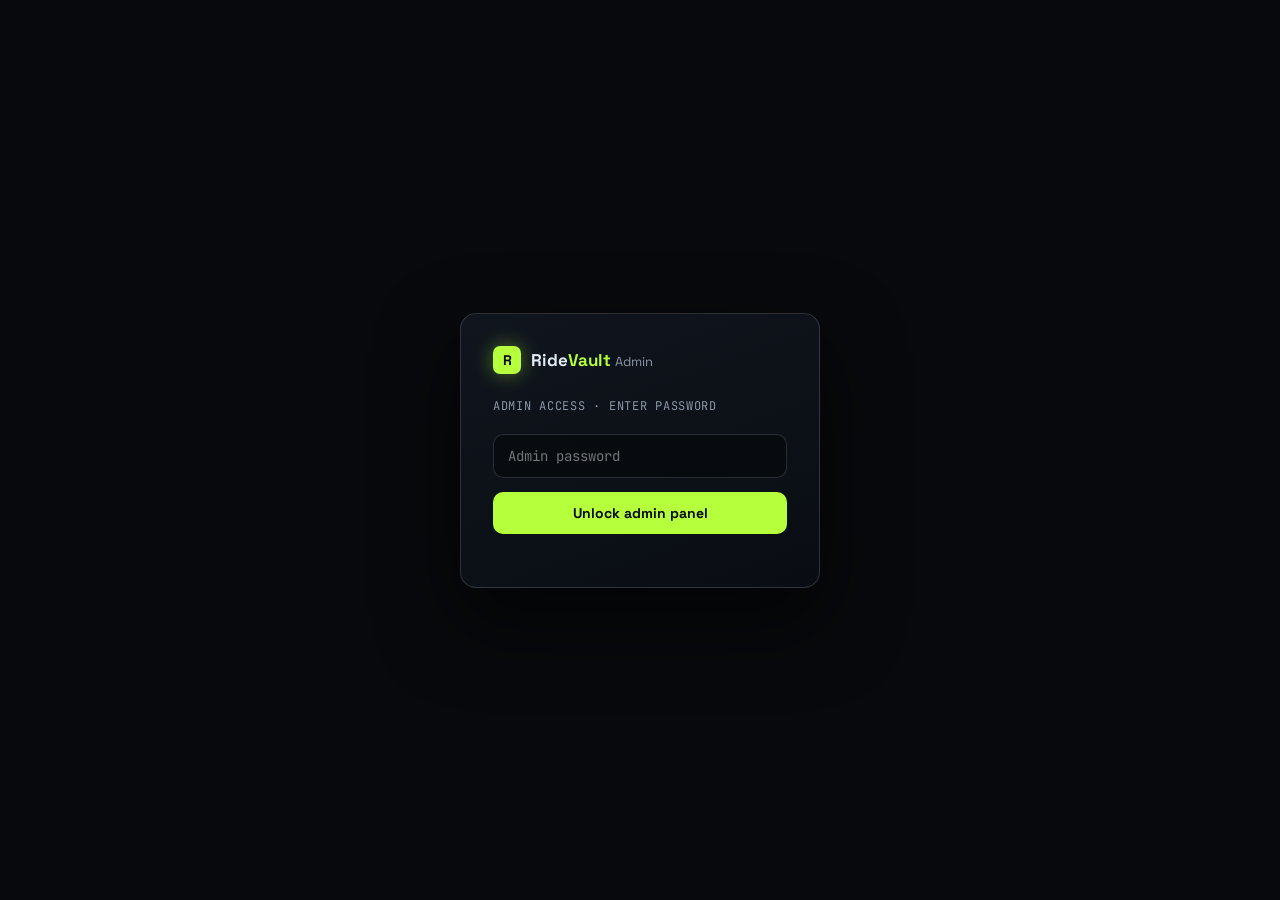
<file: ride/RideVaultAdmin.html>
<!doctype html>
<html lang="en">
<head>
<meta charset="utf-8"/>
<meta name="viewport" content="width=device-width,initial-scale=1"/>
<title>RideClub Admin</title>
<link rel="preconnect" href="https://fonts.googleapis.com">
<link rel="preconnect" href="https://fonts.gstatic.com" crossorigin>
<link href="https://fonts.googleapis.com/css2?family=Space+Grotesk:wght@400;500;600;700&family=JetBrains+Mono:wght@400;500;600&display=swap" rel="stylesheet">
<style>
:root {
  --bg:    #07090c;
  --bg1:   #0d1219;
  --bg2:   #131c27;
  --line:  rgba(255,255,255,0.08);
  --line2: rgba(255,255,255,0.14);
  --fg:    #e2eaf4;
  --dim:   #8a95a5;
  --mute:  #4a5260;
  --acc:   #b6ff3c;
  --accS:  rgba(182,255,60,0.1);
  --accG:  rgba(182,255,60,0.4);
  --red:   #ff6a6a;
  --yel:   #ffb547;
  --blu:   #5ab4ff;
}
*{box-sizing:border-box;margin:0;padding:0;}
body{font-family:"Space Grotesk",sans-serif;background:var(--bg);color:var(--fg);min-height:100vh;-webkit-font-smoothing:antialiased;}

/* ── Auth gate ── */
#auth-gate{
  position:fixed;inset:0;z-index:100;
  background:var(--bg);
  display:flex;align-items:center;justify-content:center;
}
.auth-box{
  width:min(360px,90vw);
  background:linear-gradient(160deg,rgba(18,24,32,0.9),rgba(10,14,20,0.9));
  border:1px solid var(--line2);border-radius:16px;
  padding:32px;box-shadow:0 32px 80px rgba(0,0,0,0.6);
}
.auth-logo{display:flex;align-items:center;gap:10px;margin-bottom:24px;}
.auth-mark{width:28px;height:28px;background:var(--acc);border-radius:7px;display:grid;place-items:center;font-weight:700;font-size:14px;color:#07090c;box-shadow:0 0 20px var(--accG);}
.auth-title{font-weight:700;font-size:17px;}
.auth-title span{color:var(--acc);}
.auth-sub{font-size:12px;color:var(--dim);margin-bottom:20px;font-family:"JetBrains Mono",monospace;letter-spacing:0.06em;}
.auth-input{
  width:100%;background:rgba(7,9,12,0.7);border:1px solid var(--line2);border-radius:10px;
  padding:12px 14px;color:var(--fg);font-family:"JetBrains Mono",monospace;font-size:14px;
  outline:none;transition:border-color .2s,box-shadow .2s;
}
.auth-input:focus{border-color:var(--acc);box-shadow:0 0 0 3px var(--accS);}
.auth-input.err{border-color:var(--red);}
.auth-btn{
  width:100%;margin-top:14px;padding:12px;
  background:var(--acc);color:#07090c;border:none;border-radius:10px;
  font-family:"Space Grotesk",sans-serif;font-weight:700;font-size:14px;
  cursor:pointer;transition:filter .15s;
}
.auth-btn:hover{filter:brightness(1.06);}
.auth-err{margin-top:10px;font-size:11px;color:var(--red);font-family:"JetBrains Mono",monospace;min-height:1em;text-align:center;}

/* ── Layout ── */
#app{display:none;}
.topbar{
  position:sticky;top:0;z-index:10;
  display:flex;align-items:center;justify-content:space-between;
  padding:16px 28px;
  background:rgba(7,9,12,0.85);border-bottom:1px solid var(--line);
  backdrop-filter:blur(12px);
}
.brand{display:flex;align-items:center;gap:9px;font-weight:700;font-size:15px;}
.brand-mark{width:22px;height:22px;background:var(--acc);border-radius:6px;display:grid;place-items:center;font-weight:700;font-size:12px;color:#07090c;box-shadow:0 0 16px var(--accG);}
.brand b{color:var(--acc);}
.admin-badge{font-family:"JetBrains Mono",monospace;font-size:10px;letter-spacing:0.2em;text-transform:uppercase;color:var(--yel);background:rgba(255,181,71,0.1);border:1px solid rgba(255,181,71,0.25);padding:3px 10px;border-radius:99px;}
.topbar-right{display:flex;align-items:center;gap:12px;}
.signout-btn{background:none;border:1px solid var(--line2);border-radius:8px;color:var(--dim);font-size:12px;font-family:"Space Grotesk",sans-serif;padding:6px 12px;cursor:pointer;transition:color .15s,border-color .15s;}
.signout-btn:hover{color:var(--fg);border-color:var(--line2);}

.main{max-width:1100px;margin:0 auto;padding:28px 24px;}

/* ── Stats strip ── */
.stats{display:grid;grid-template-columns:repeat(auto-fit,minmax(160px,1fr));gap:12px;margin-bottom:28px;}
.stat{background:var(--bg1);border:1px solid var(--line);border-radius:12px;padding:16px 18px;}
.stat-label{font-size:10px;font-family:"JetBrains Mono",monospace;letter-spacing:0.2em;text-transform:uppercase;color:var(--mute);margin-bottom:6px;}
.stat-val{font-size:26px;font-weight:700;letter-spacing:-0.02em;}
.stat-val.green{color:var(--acc);}
.stat-val.red{color:var(--red);}
.stat-val.blue{color:var(--blu);}

/* ── Panels ── */
.panels{display:grid;grid-template-columns:1fr 1fr;gap:16px;}
@media(max-width:720px){.panels{grid-template-columns:1fr;}}
.panel{background:var(--bg1);border:1px solid var(--line);border-radius:14px;overflow:hidden;}
.panel-head{display:flex;align-items:center;justify-content:space-between;padding:14px 18px;border-bottom:1px solid var(--line);}
.panel-title{font-weight:600;font-size:13px;display:flex;align-items:center;gap:8px;}
.panel-icon{width:28px;height:28px;border-radius:8px;display:grid;place-items:center;font-size:14px;}
.panel-icon.green{background:var(--accS);color:var(--acc);}
.panel-icon.red{background:rgba(255,106,106,0.1);color:var(--red);}
.panel-icon.blue{background:rgba(90,180,255,0.1);color:var(--blu);}
.panel-icon.yel{background:rgba(255,181,71,0.1);color:var(--yel);}
.panel-body{padding:16px 18px;}

/* ── Form elements ── */
.field{margin-bottom:14px;}
.field-label{font-size:10px;font-family:"JetBrains Mono",monospace;letter-spacing:0.18em;text-transform:uppercase;color:var(--dim);margin-bottom:6px;}
.field-input{
  width:100%;background:rgba(7,9,12,0.6);border:1px solid var(--line2);border-radius:8px;
  padding:10px 12px;color:var(--fg);font-family:"JetBrains Mono",monospace;font-size:13px;
  outline:none;transition:border-color .2s,box-shadow .2s;
}
.field-input:focus{border-color:var(--acc);box-shadow:0 0 0 2px var(--accS);}
.field-row{display:flex;gap:8px;}
.field-row .field-input{flex:1;}

.btn{border:none;border-radius:8px;font-size:13px;font-weight:600;padding:9px 16px;cursor:pointer;display:inline-flex;align-items:center;gap:6px;transition:opacity .15s,transform .1s;font-family:"Space Grotesk",sans-serif;}
.btn:active{transform:scale(0.97);}
.btn-acc{background:var(--acc);color:#07090c;}
.btn-acc:hover{filter:brightness(1.05);}
.btn-flat{background:rgba(255,255,255,0.06);color:var(--fg);border:1px solid var(--line);}
.btn-flat:hover{background:rgba(255,255,255,0.1);}
.btn-red{background:rgba(255,106,106,0.12);color:var(--red);border:1px solid rgba(255,106,106,0.2);}
.btn-red:hover{background:rgba(255,106,106,0.2);}
.btn-full{width:100%;justify-content:center;margin-top:4px;}
.btn[disabled]{opacity:0.45;cursor:not-allowed;}

/* ── Output box ── */
.output{
  margin-top:12px;padding:12px;
  background:rgba(7,9,12,0.7);border:1px solid var(--line);border-radius:8px;
  font-family:"JetBrains Mono",monospace;font-size:12px;color:var(--fg);
  min-height:44px;word-break:break-all;line-height:1.6;
  display:none;
}
.output.show{display:block;}
.output.ok{border-color:rgba(182,255,60,0.3);color:var(--acc);}
.output.err{border-color:rgba(255,106,106,0.3);color:var(--red);}
.output.info{border-color:var(--line2);}

/* ── Keys table ── */
.keys-table{width:100%;border-collapse:collapse;font-size:12px;}
.keys-table th{text-align:left;font-family:"JetBrains Mono",monospace;font-size:10px;letter-spacing:0.18em;text-transform:uppercase;color:var(--mute);padding:8px 10px;border-bottom:1px solid var(--line);}
.keys-table td{padding:9px 10px;border-bottom:1px solid rgba(255,255,255,0.04);vertical-align:middle;}
.keys-table tr:last-child td{border-bottom:none;}
.keys-table tr:hover td{background:rgba(255,255,255,0.02);}
.key-token{font-family:"JetBrains Mono",monospace;font-size:11px;color:var(--fg);}
.key-meta{font-size:11px;color:var(--dim);font-family:"JetBrains Mono",monospace;font-size:10px;}
.badge{display:inline-flex;align-items:center;gap:4px;padding:2px 8px;border-radius:99px;font-size:10px;font-weight:600;font-family:"JetBrains Mono",monospace;}
.badge-used{background:rgba(255,106,106,0.12);color:var(--red);border:1px solid rgba(255,106,106,0.2);}
.badge-free{background:var(--accS);color:var(--acc);border:1px solid rgba(182,255,60,0.25);}
.del-btn{background:none;border:none;color:var(--mute);cursor:pointer;padding:4px;border-radius:5px;transition:color .15s,background .15s;font-size:13px;}
.del-btn:hover{color:var(--red);background:rgba(255,106,106,0.1);}
.empty-row td{text-align:center;color:var(--mute);padding:24px;font-size:12px;font-family:"JetBrains Mono",monospace;}

/* ── Spinner ── */
.spin{width:14px;height:14px;border:2px solid rgba(255,255,255,0.15);border-top-color:currentColor;border-radius:50%;animation:spin .6s linear infinite;flex-shrink:0;}
.btn-acc .spin{border-color:rgba(7,9,12,0.2);border-top-color:#07090c;}
@keyframes spin{to{transform:rotate(360deg);}}

/* ── Toast ── */
.toast{position:fixed;bottom:24px;left:50%;transform:translateX(-50%) translateY(80px);background:rgba(8,12,16,0.95);border:1px solid var(--line2);border-radius:99px;padding:8px 20px;font-size:13px;font-weight:600;white-space:nowrap;transition:transform .3s cubic-bezier(0.34,1.56,0.64,1),opacity .25s;opacity:0;z-index:300;pointer-events:none;font-family:"Space Grotesk",sans-serif;}
.toast.show{transform:translateX(-50%) translateY(0);opacity:1;}
.toast.ok{border-color:var(--acc);color:var(--acc);}
.toast.err{border-color:var(--red);color:var(--red);}
.toast.info{color:var(--fg);}

/* ── Responsive full-width panel ── */
.panel-full{grid-column:1/-1;}
</style>
</head>
<body>

<!-- Auth gate -->
<div id="auth-gate">
  <div class="auth-box">
    <div class="auth-logo">
      <div class="auth-mark">R</div>
      <div class="auth-title">Ride<span>Vault</span> <span style="color:var(--dim);font-size:13px;font-weight:400">Admin</span></div>
    </div>
    <div class="auth-sub">ADMIN ACCESS · ENTER PASSWORD</div>
    <input class="auth-input" id="authInput" type="password" placeholder="Admin password" autocomplete="current-password"/>
    <button class="auth-btn" id="authBtn" onclick="tryAuth()">Unlock admin panel</button>
    <div class="auth-err" id="authErr"></div>
  </div>
</div>

<!-- App -->
<div id="app">
  <div class="topbar">
    <div style="display:flex;align-items:center;gap:16px;">
      <div class="brand"><div class="brand-mark">R</div><div>Ride<b>Club</b></div></div>
      <div class="admin-badge">Admin Panel</div>
    </div>
    <div class="topbar-right">
      <button class="signout-btn" onclick="signOut()">Sign out</button>
    </div>
  </div>

  <div class="main">
    <!-- Stats -->
    <div class="stats" id="statsStrip">
      <div class="stat"><div class="stat-label">Total keys</div><div class="stat-val blue" id="stat-total">—</div></div>
      <div class="stat"><div class="stat-label">Used keys</div><div class="stat-val red" id="stat-used">—</div></div>
      <div class="stat"><div class="stat-label">Available keys</div><div class="stat-val green" id="stat-free">—</div></div>
    </div>

    <div class="panels">

      <!-- Generate key -->
      <div class="panel">
        <div class="panel-head">
          <div class="panel-title"><div class="panel-icon green">✦</div>Generate key</div>
        </div>
        <div class="panel-body">
          <p style="font-size:12px;color:var(--dim);margin-bottom:14px;">Creates a new unique access key and adds it to the pool.</p>
          <button class="btn btn-acc btn-full" id="genBtn" onclick="doGenerate()">Generate new key</button>
          <div class="output" id="out-generate"></div>
        </div>
      </div>

      <!-- Get random unused key -->
      <div class="panel">
        <div class="panel-head">
          <div class="panel-title"><div class="panel-icon blue">↗</div>Get unused key</div>
        </div>
        <div class="panel-body">
          <p style="font-size:12px;color:var(--dim);margin-bottom:14px;">Returns a random unused key from the pool (for distributing to users).</p>
          <button class="btn btn-flat btn-full" onclick="doGetKey()">Get random key</button>
          <div class="output" id="out-getkey"></div>
        </div>
      </div>

      <!-- Check key -->
      <div class="panel">
        <div class="panel-head">
          <div class="panel-title"><div class="panel-icon yel">⌕</div>Check key</div>
        </div>
        <div class="panel-body">
          <div class="field">
            <div class="field-label">Key token</div>
            <div class="field-row">
              <input class="field-input" id="checkInput" placeholder="Paste key here…"/>
              <button class="btn btn-flat" onclick="doCheckKey()">Check</button>
            </div>
          </div>
          <div class="output" id="out-check"></div>
        </div>
      </div>

      <!-- Delete key -->
      <div class="panel">
        <div class="panel-head">
          <div class="panel-title"><div class="panel-icon red">✕</div>Delete key</div>
        </div>
        <div class="panel-body">
          <div class="field">
            <div class="field-label">Key token</div>
            <div class="field-row">
              <input class="field-input" id="deleteInput" placeholder="Paste key to delete…"/>
              <button class="btn btn-red" onclick="doDeleteKey()">Delete</button>
            </div>
          </div>
          <div class="output" id="out-delete"></div>
        </div>
      </div>

      <!-- Used keys table -->
      <div class="panel panel-full">
        <div class="panel-head">
          <div class="panel-title"><div class="panel-icon red">⊙</div>Used keys</div>
          <button class="btn btn-flat" onclick="doGetUsedKeys()" style="font-size:12px;padding:6px 12px;">
            <svg width="12" height="12" viewBox="0 0 24 24" fill="none" stroke="currentColor" stroke-width="2.5" stroke-linecap="round"><polyline points="23 4 23 10 17 10"/><path d="M20.49 15a9 9 0 1 1-2.12-9.36L23 10"/></svg>
            Refresh
          </button>
        </div>
        <div class="panel-body" style="padding:0;overflow-x:auto;">
          <table class="keys-table">
            <thead><tr><th>Key</th><th>IP</th><th>User Agent</th><th>Used at</th><th></th></tr></thead>
            <tbody id="usedKeysBody">
              <tr class="empty-row"><td colspan="5">Click Refresh to load used keys</td></tr>
            </tbody>
          </table>
        </div>
      </div>

    </div>
  </div>
</div>

<div class="toast" id="toast"></div>

<script>
"use strict";

const API = "https://api.rideclub.workers.dev";
let adminPass = null;
let toastTimer = null;

// ── Auth ──────────────────────────────────────────────────────────────────────
document.getElementById("authInput").addEventListener("keydown", e => { if (e.key === "Enter") tryAuth(); });

async function tryAuth() {
  const pw  = document.getElementById("authInput").value;
  const err = document.getElementById("authErr");
  if (!pw) { err.textContent = "Enter password"; return; }
  document.getElementById("authBtn").textContent = "Checking…";
  try {
    const r = await fetch(API + "/api/Stats", {
      headers: { "X-Admin-Password": pw }
    });
    if (r.status === 401) {
      err.textContent = "Wrong password";
      document.getElementById("authInput").classList.add("err");
      document.getElementById("authBtn").textContent = "Unlock admin panel";
      return;
    }
    adminPass = pw;
    document.getElementById("auth-gate").style.display = "none";
    document.getElementById("app").style.display = "block";
    loadStats();
  } catch (e) {
    err.textContent = "Network error — check API";
    document.getElementById("authBtn").textContent = "Unlock admin panel";
  }
}

function signOut() {
  adminPass = null;
  document.getElementById("auth-gate").style.display = "flex";
  document.getElementById("app").style.display = "none";
  document.getElementById("authInput").value = "";
  document.getElementById("authErr").textContent = "";
  document.getElementById("authInput").classList.remove("err");
  document.getElementById("authBtn").textContent = "Unlock admin panel";
}

// ── Toast ─────────────────────────────────────────────────────────────────────
function toast(msg, type = "info", ms = 2800) {
  const el = document.getElementById("toast");
  el.textContent = msg; el.className = "toast show " + type;
  clearTimeout(toastTimer); toastTimer = setTimeout(() => el.className = "toast", ms);
}

// ── Output helper ─────────────────────────────────────────────────────────────
function setOut(id, content, type = "info") {
  const el = document.getElementById(id);
  el.className = "output show " + type;
  el.innerHTML = content;
}

// ── Admin API helpers ─────────────────────────────────────────────────────────
function adminHeaders(withBody = false) {
  const h = { "X-Admin-Password": adminPass };
  if (withBody) h["Content-Type"] = "application/json";
  return h;
}

// GET endpoint wrapper
async function apiGet(path) {
  const r = await fetch(API + path, { headers: adminHeaders() });
  const d = await r.json();
  if (!r.ok || !d.ok) throw new Error(d.error || "Request failed");
  return d;
}

// POST endpoint wrapper
async function apiPost(path, body = {}) {
  const r = await fetch(API + path, {
    method: "POST",
    headers: adminHeaders(true),
    body: JSON.stringify(body),
  });
  const d = await r.json();
  if (!r.ok || !d.ok) throw new Error(d.error || "Request failed");
  return d;
}

// DELETE endpoint wrapper
async function apiDelete(path) {
  const r = await fetch(API + path, {
    method: "DELETE",
    headers: adminHeaders(),
  });
  const d = await r.json();
  if (!r.ok || !d.ok) throw new Error(d.error || "Request failed");
  return d;
}

// ── Stats ─────────────────────────────────────────────────────────────────────
async function loadStats() {
  try {
    const d = await apiGet("/api/Stats");
    document.getElementById("stat-total").textContent = d.total;
    document.getElementById("stat-used").textContent  = d.used;
    document.getElementById("stat-free").textContent  = d.free;
  } catch { /* silent */ }
}

// ── Generate key — POST /api/GenerateKey ─────────────────────────────────────
async function doGenerate() {
  const btn = document.getElementById("genBtn");
  btn.innerHTML = '<span class="spin"></span> Generating…'; btn.disabled = true;
  try {
    const d = await apiPost("/api/GenerateKey");
    setOut("out-generate",
      `<div style="margin-bottom:4px;color:var(--dim);font-size:10px;letter-spacing:0.15em;">NEW KEY</div>` +
      `<div style="font-size:14px;letter-spacing:0.08em;word-break:break-all;">${d.token}</div>` +
      `<div style="margin-top:8px;"><button onclick="copyToClipboard('${d.token}',this)" style="background:var(--accS);border:1px solid rgba(182,255,60,0.25);color:var(--acc);border-radius:6px;padding:4px 12px;font-size:11px;cursor:pointer;font-family:'Space Grotesk',sans-serif;font-weight:600;">Copy</button></div>`,
      "ok"
    );
    toast("Key generated", "ok");
    loadStats();
  } catch (e) {
    setOut("out-generate", e.message, "err");
    toast("Failed: " + e.message, "err");
  } finally {
    btn.innerHTML = "Generate new key"; btn.disabled = false;
  }
}

// ── Get unused key — GET /api/GetKey ─────────────────────────────────────────
async function doGetKey() {
  try {
    const d = await apiGet("/api/GetKey");
    setOut("out-getkey",
      `<div style="margin-bottom:4px;color:var(--dim);font-size:10px;letter-spacing:0.15em;">UNUSED KEY</div>` +
      `<div style="font-size:14px;letter-spacing:0.08em;word-break:break-all;">${d.token}</div>` +
      `<div style="margin-top:8px;"><button onclick="copyToClipboard('${d.token}',this)" style="background:var(--accS);border:1px solid rgba(182,255,60,0.25);color:var(--acc);border-radius:6px;padding:4px 12px;font-size:11px;cursor:pointer;font-family:'Space Grotesk',sans-serif;font-weight:600;">Copy</button></div>`,
      "ok"
    );
  } catch (e) {
    setOut("out-getkey", e.message.includes("No unused") ? "No unused keys in pool" : e.message, "err");
  }
}

// ── Check key — GET /api/CheckKey?token= ─────────────────────────────────────
async function doCheckKey() {
  const token = document.getElementById("checkInput").value.trim();
  if (!token) { toast("Enter a key to check", "err"); return; }
  try {
    const d = await apiGet("/api/CheckKey?token=" + encodeURIComponent(token));
    if (!d.exists) { setOut("out-check", "Key does not exist in system", "err"); return; }
    const created = new Date(d.createdAt).toLocaleString();
    if (!d.used) {
      setOut("out-check",
        `<span style="color:var(--acc)">✓ Key exists and is unused</span>\nCreated: ${created}`,
        "ok"
      );
    } else {
      const usedAt = new Date(d.usedBy.ts).toLocaleString();
      setOut("out-check",
        `<span style="color:var(--red)">⚠ Key is used</span>\n` +
        `IP: ${d.usedBy.ip}\nUA: ${d.usedBy.ua}\nUsed at: ${usedAt}\nCreated: ${created}`,
        "err"
      );
    }
  } catch (e) { setOut("out-check", e.message, "err"); }
}

// ── Delete key — DELETE /api/DeleteKey?token= ────────────────────────────────
async function doDeleteKey(token) {
  const t = token || document.getElementById("deleteInput").value.trim();
  if (!t) { toast("Enter a key to delete", "err"); return; }
  if (!confirm(`Delete key: ${t.slice(0, 16)}…?\nThis cannot be undone.`)) return;
  try {
    await apiDelete("/api/DeleteKey?token=" + encodeURIComponent(t));
    setOut("out-delete", `Key deleted: ${t}`, "ok");
    toast("Key deleted", "ok");
    document.getElementById("deleteInput").value = "";
    loadStats();
    doGetUsedKeys();
  } catch (e) {
    setOut("out-delete", e.message, "err");
    toast("Delete failed", "err");
  }
}

// ── Used keys table — GET /api/GetUsedKeys ────────────────────────────────────
async function doGetUsedKeys() {
  const tbody = document.getElementById("usedKeysBody");
  tbody.innerHTML = `<tr class="empty-row"><td colspan="5">Loading…</td></tr>`;
  try {
    const d = await apiGet("/api/GetUsedKeys");
    document.getElementById("stat-used").textContent = d.keys.length;
    if (d.keys.length === 0) {
      tbody.innerHTML = `<tr class="empty-row"><td colspan="5">No used keys yet</td></tr>`;
      return;
    }
    tbody.innerHTML = d.keys.map(k => {
      const ua    = (k.usedBy?.ua || "").slice(0, 60) + (k.usedBy?.ua?.length > 60 ? "…" : "");
      const ts    = k.usedBy?.ts ? new Date(k.usedBy.ts).toLocaleString() : "—";
      const ip    = k.usedBy?.ip || "—";
      // Escape token for inline onclick in case it contains special chars
      const tEsc  = k.token.replace(/'/g, "\\'");
      return `<tr>
        <td><div class="key-token">${k.token.slice(0, 16)}…</div></td>
        <td><div class="key-meta">${ip}</div></td>
        <td><div class="key-meta" title="${k.usedBy?.ua || ''}">${ua || "—"}</div></td>
        <td><div class="key-meta">${ts}</div></td>
        <td><button class="del-btn" onclick="doDeleteKey('${tEsc}')" title="Delete key">✕</button></td>
      </tr>`;
    }).join("");
  } catch (e) {
    tbody.innerHTML = `<tr class="empty-row"><td colspan="5">Error: ${e.message}</td></tr>`;
  }
}

// ── Clipboard ────────────────────────────────────────────────────────────────
function copyToClipboard(text, btn) {
  navigator.clipboard.writeText(text).then(() => {
    const orig = btn.textContent; btn.textContent = "Copied!";
    setTimeout(() => btn.textContent = orig, 1500);
    toast("Copied to clipboard", "ok");
  });
}
</script>
</body>
</html>
</file>
